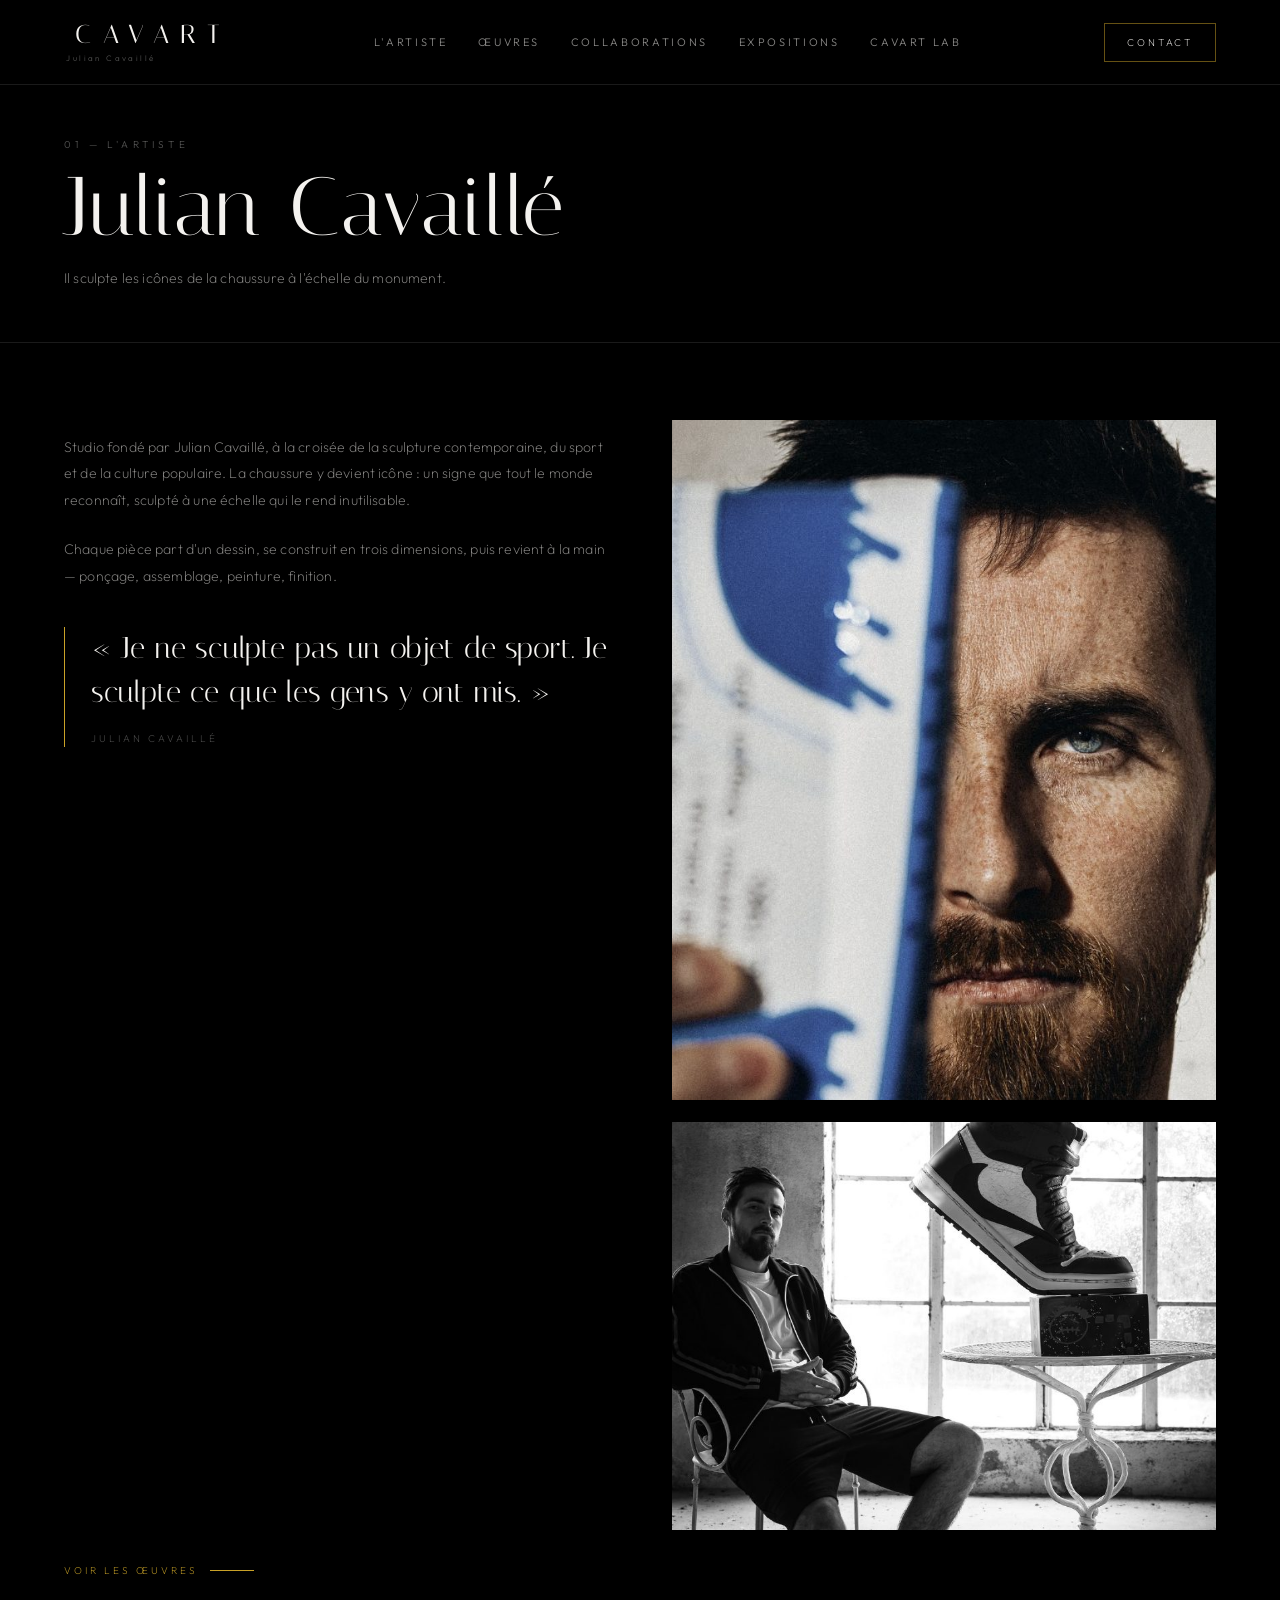
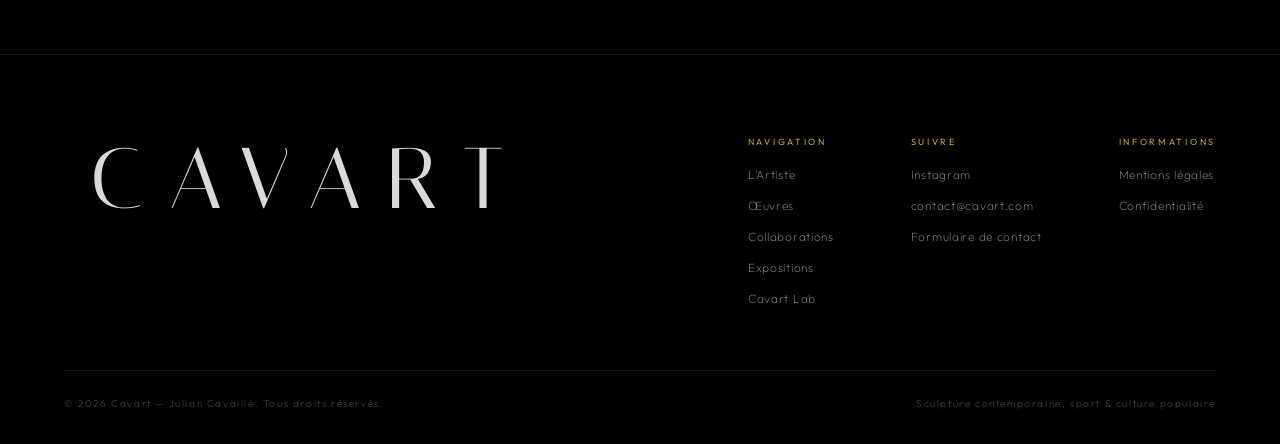
<file: artiste.html>
<!DOCTYPE html>
<html lang="fr">
<head>
<meta charset="utf-8" />
<meta name="viewport" content="width=device-width, initial-scale=1, viewport-fit=cover" />
<title>L'Artiste — Julian Cavaillé | CAVART</title>
<meta name="description" content="Julian Cavaillé, artiste fondateur de Cavart : l'origine du studio, la démarche et la fabrication 3D comme langage artistique." />
<meta name="theme-color" content="#000000" />
<link rel="canonical" href="https://www.cavart.com/artiste.html" />

<meta property="og:type" content="website" />
<meta property="og:site_name" content="CAVART" />
<meta property="og:locale" content="fr_FR" />
<meta property="og:title" content="L'Artiste — Julian Cavaillé | CAVART" />
<meta property="og:description" content="Julian Cavaillé, artiste fondateur de Cavart : l'origine du studio, la démarche et la fabrication 3D comme langage artistique." />
<meta property="og:url" content="https://www.cavart.com/artiste.html" />
<meta name="twitter:card" content="summary_large_image" />

<link rel="preconnect" href="https://fonts.googleapis.com" />
<link rel="preconnect" href="https://fonts.gstatic.com" crossorigin />
<link href="https://fonts.googleapis.com/css2?family=Italiana&family=Outfit:wght@200;300;400;500&display=swap" rel="stylesheet" />
<link rel="stylesheet" href="assets/style.css" />
<link rel="icon" href="data:image/svg+xml,%3Csvg xmlns='http://www.w3.org/2000/svg' viewBox='0 0 100 100'%3E%3Crect width='100' height='100' fill='%23000'/%3E%3Ctext x='50' y='68' font-family='Georgia,serif' font-size='58' fill='%23c9a227' text-anchor='middle'%3EC%3C/text%3E%3C/svg%3E" />
</head>

<body class="inner">

<a class="skip-link" href="#contenu">Aller au contenu</a>

<div id="grain" aria-hidden="true"></div>
<div id="grid" aria-hidden="true">
  <div class="col"><span class="dot"></span></div>
  <div class="col"><span class="dot"></span></div>
  <div class="col"><span class="dot"></span></div>
  <div class="col"><span class="dot"></span></div>
  <div class="col"><span class="dot"></span></div>
</div>

<div class="cursor" id="cursor-ring" aria-hidden="true"></div>
<div class="cursor" id="cursor-dot" aria-hidden="true"></div>

<header class="site-header" id="site-header">
  <a class="brand" href="index.html">CAVART<small>Julian Cavaillé</small></a>

  <nav class="nav" id="nav" aria-label="Navigation principale">
    <a href="artiste.html">L'Artiste</a>
    <a href="oeuvres.html">Œuvres</a>
    <a href="collaborations.html">Collaborations</a>
    <a href="expositions.html">Expositions</a>
    <a href="lab.html">Cavart Lab</a>
  </nav>

  <div class="header-actions">
    <button class="btn-contact" data-open-modal><span>Contact</span></button>
    <button class="burger" id="burger" aria-label="Ouvrir le menu" aria-expanded="false"><i></i><i></i></button>
  </div>
</header>

<main id="contenu">
  <section class="page-head">
    <span class="eyebrow">01 — L'artiste</span>
    <h1>Julian Cavaillé</h1>
    <p class="lede">Il sculpte les icônes de la chaussure à l'échelle du monument.</p>
  </section>

  <section class="section">
    <div class="grid grid-2" style="gap:clamp(28px,5vw,72px); align-items:start">

      <div class="reveal">
        <p class="lede" style="margin-bottom:22px">Studio fondé par Julian Cavaillé, à la croisée de la sculpture contemporaine, du sport et de la culture populaire. La chaussure y devient icône : un signe que tout le monde reconnaît, sculpté à une échelle qui le rend inutilisable.</p>

        <p class="lede">Chaque pièce part d'un dessin, se construit en trois dimensions, puis revient à la main — ponçage, assemblage, peinture, finition.</p>

        <blockquote style="font-family:var(--serif); font-size:clamp(20px,2.5vw,30px); line-height:1.45; color:var(--white); margin:38px 0 0; padding-left:26px; border-left:1px solid var(--gold)">
          « Je ne sculpte pas un objet de sport. Je sculpte ce que les gens y ont mis. »
          <cite style="display:block; font-family:var(--sans); font-style:normal; font-size:10px; letter-spacing:.3em; text-transform:uppercase; color:var(--faint); margin-top:18px">Julian Cavaillé</cite>
        </blockquote>

      </div>

      <div class="reveal" style="display:grid; gap:clamp(14px,2vw,22px)">
        <figure class="media" style="aspect-ratio:4/5" data-label="images/artiste/julian-portrait.jpg"><img src="images/artiste/julian-portrait.jpg" alt="Portrait de Julian Cavaillé" loading="lazy" /></figure>
        <figure class="media" style="aspect-ratio:4/3" data-label="images/artiste/julian-atelier.jpg"><img src="images/artiste/julian-atelier.jpg" alt="Julian Cavaillé dans son atelier" loading="lazy" /></figure>
      </div>

    </div>

    <a class="section-link reveal" href="oeuvres.html">Voir les œuvres</a>
  </section>
</main>

<footer class="site-footer">
  <div class="foot-top">
    <div class="foot-brand">CAVART</div>
    <div class="foot-cols">
      <div class="foot-col">
        <h4>Navigation</h4>
        <ul>
          <li><a href="artiste.html">L'Artiste</a></li>
          <li><a href="oeuvres.html">Œuvres</a></li>
          <li><a href="collaborations.html">Collaborations</a></li>
          <li><a href="expositions.html">Expositions</a></li>
          <li><a href="lab.html">Cavart Lab</a></li>
        </ul>
      </div>
      <div class="foot-col">
        <h4>Suivre</h4>
        <ul>
          <li><a href="https://www.instagram.com/cavart_artiste/" target="_blank" rel="noopener noreferrer">Instagram</a></li>
          <li><a href="mailto:contact@cavart.com">contact@cavart.com</a></li>
          <li><a href="contact.html">Formulaire de contact</a></li>
        </ul>
      </div>
      <div class="foot-col">
        <h4>Informations</h4>
        <ul>
          <li><a href="mentions-legales.html">Mentions légales</a></li>
          <li><a href="confidentialite.html">Confidentialité</a></li>
        </ul>
      </div>
    </div>
  </div>

  <div class="foot-bottom">
    <span>© <span id="year">2026</span> Cavart — Julian Cavaillé. Tous droits réservés.</span>
    <span>Sculpture contemporaine, sport &amp; culture populaire</span>
  </div>
</footer>

<div id="modal" role="dialog" aria-modal="true" aria-labelledby="modal-title" aria-hidden="true">
  <div class="modal-card">
    <button class="modal-close" id="modal-close" aria-label="Fermer">✕</button>
    <span class="eyebrow">Cavart — Studio</span>
    <h3 id="modal-title">Prendre contact</h3>
    <p class="lede" style="font-size:12.5px; margin:0 0 30px">Chaque message est lu par Julian.</p>

    <form data-contact novalidate data-endpoint="" data-mailto="contact@cavart.com">
      <div class="field">
        <label for="f-nom">Nom<span aria-hidden="true"> *</span></label>
        <input type="text" id="f-nom" name="nom" required autocomplete="name" placeholder="Votre nom" />
      </div>
      <div class="field">
        <label for="f-email">Adresse email<span aria-hidden="true"> *</span></label>
        <input type="email" id="f-email" name="email" required autocomplete="email" placeholder="vous@exemple.com" />
      </div>
      <div class="field">
        <label for="f-motif">Motif</label>
        <select id="f-motif" name="motif">
          <option value="Œuvre">Œuvre</option>
          <option value="Collaboration">Collaboration</option>
          <option value="Exposition">Exposition</option>
          <option value="Autre">Autre</option>
        </select>
      </div>
      <div class="field">
        <label for="f-tel">Téléphone (facultatif)</label>
        <input type="tel" id="f-tel" name="telephone" autocomplete="tel" placeholder="+33" />
      </div>
      <div class="field">
        <label for="f-message">Message<span aria-hidden="true"> *</span></label>
        <textarea id="f-message" name="message" required rows="4" placeholder="Votre message"></textarea>
      </div>

      <input class="hp" type="text" name="societe_web" tabindex="-1" autocomplete="off" aria-hidden="true" />

      <button type="submit" class="btn-submit">Envoyer</button>
      <p class="form-status" role="status" aria-live="polite"></p>
      <p class="consent">Les informations transmises servent uniquement à répondre à votre demande et ne font l'objet d'aucune communication à des tiers. Voir la <a href="confidentialite.html">politique de confidentialité</a>.</p>
    </form>
  </div>
</div>

<script src="assets/site.js"></script>

</body>
</html>
</file>
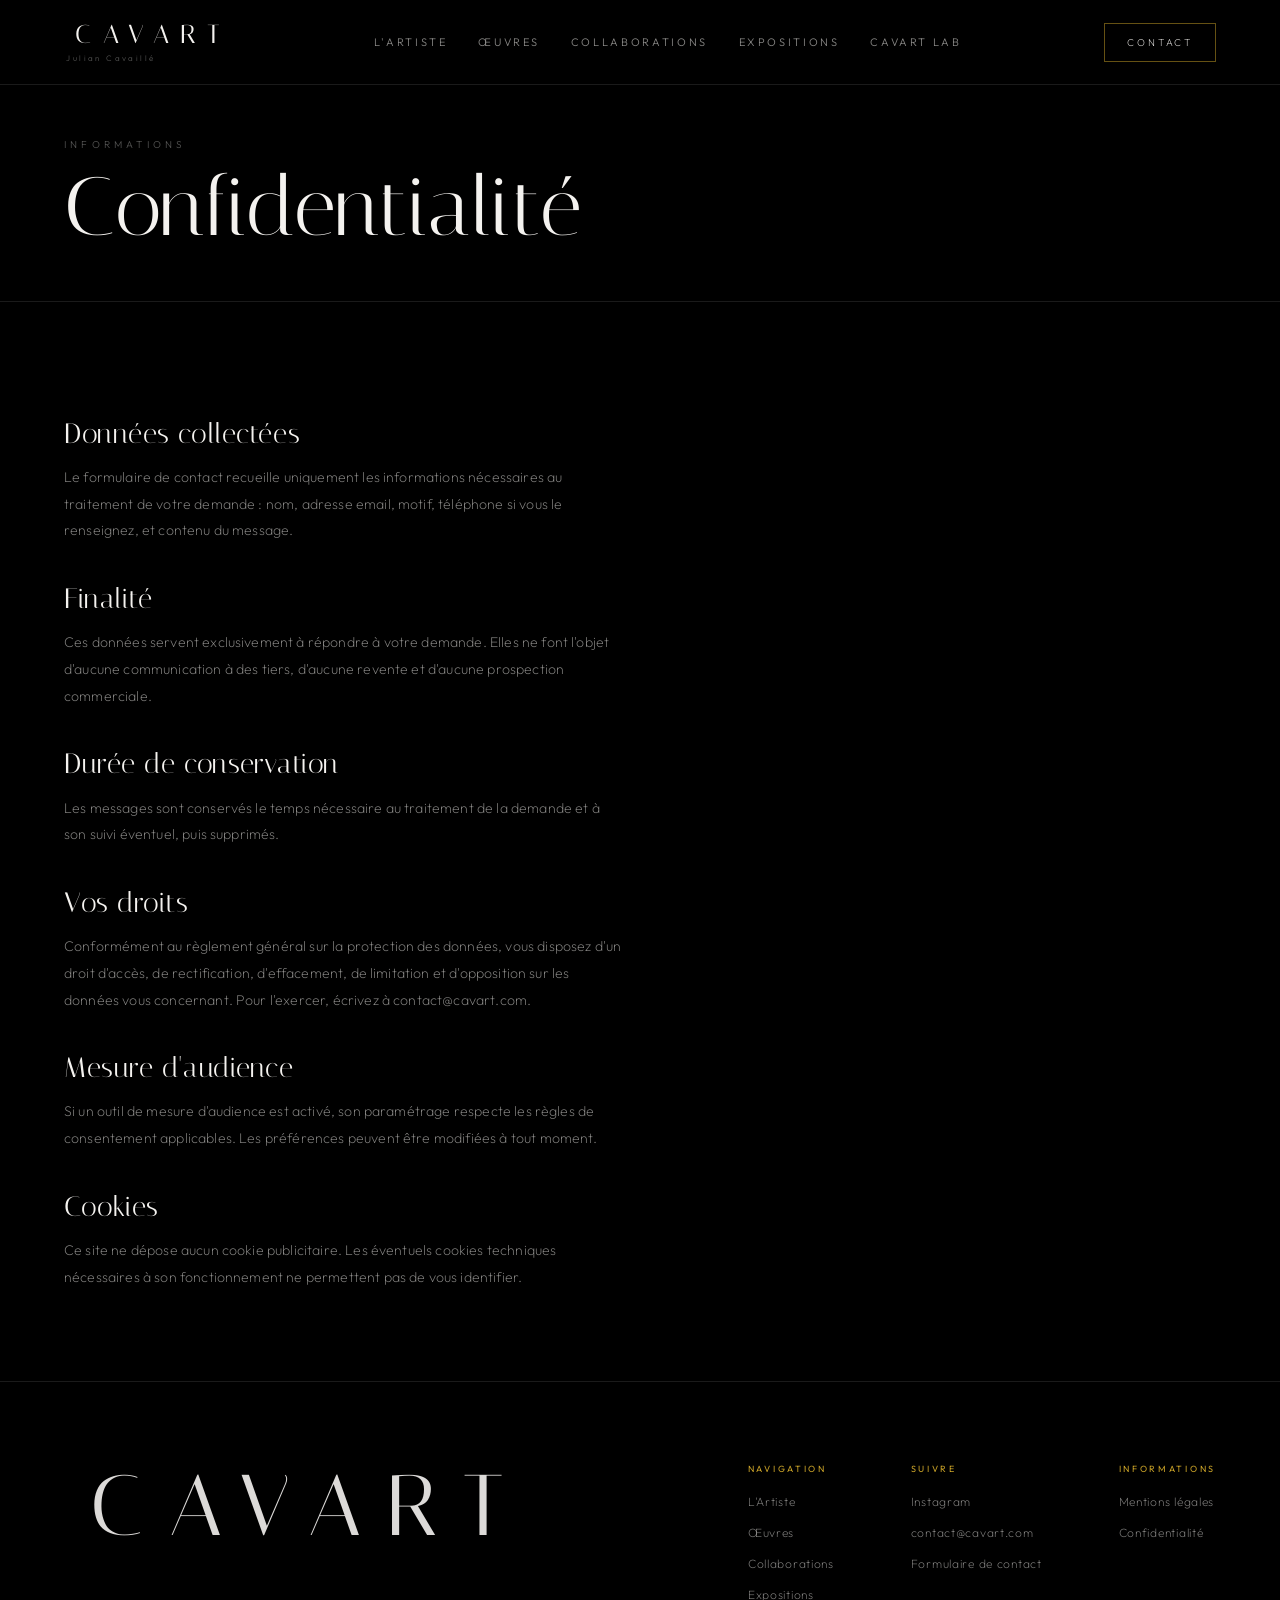
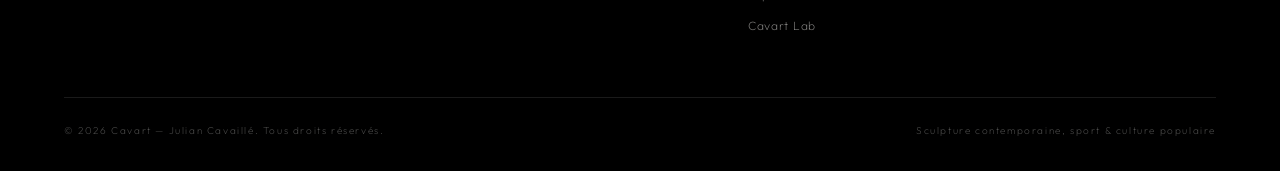
<file: confidentialite.html>
<!DOCTYPE html>
<html lang="fr">
<head>
<meta charset="utf-8" />
<meta name="viewport" content="width=device-width, initial-scale=1, viewport-fit=cover" />
<title>Politique de confidentialité | CAVART</title>
<meta name="description" content="Politique de confidentialité du site Cavart." />
<meta name="theme-color" content="#000000" />
<link rel="canonical" href="https://www.cavart.com/confidentialite.html" />

<meta property="og:type" content="website" />
<meta property="og:site_name" content="CAVART" />
<meta property="og:locale" content="fr_FR" />
<meta property="og:title" content="Politique de confidentialité | CAVART" />
<meta property="og:description" content="Politique de confidentialité du site Cavart." />
<meta property="og:url" content="https://www.cavart.com/confidentialite.html" />
<meta name="twitter:card" content="summary_large_image" />

<link rel="preconnect" href="https://fonts.googleapis.com" />
<link rel="preconnect" href="https://fonts.gstatic.com" crossorigin />
<link href="https://fonts.googleapis.com/css2?family=Italiana&family=Outfit:wght@200;300;400;500&display=swap" rel="stylesheet" />
<link rel="stylesheet" href="assets/style.css" />
<link rel="icon" href="data:image/svg+xml,%3Csvg xmlns='http://www.w3.org/2000/svg' viewBox='0 0 100 100'%3E%3Crect width='100' height='100' fill='%23000'/%3E%3Ctext x='50' y='68' font-family='Georgia,serif' font-size='58' fill='%23c9a227' text-anchor='middle'%3EC%3C/text%3E%3C/svg%3E" />
</head>

<body class="inner">

<a class="skip-link" href="#contenu">Aller au contenu</a>

<div id="grain" aria-hidden="true"></div>
<div id="grid" aria-hidden="true">
  <div class="col"><span class="dot"></span></div>
  <div class="col"><span class="dot"></span></div>
  <div class="col"><span class="dot"></span></div>
  <div class="col"><span class="dot"></span></div>
  <div class="col"><span class="dot"></span></div>
</div>

<div class="cursor" id="cursor-ring" aria-hidden="true"></div>
<div class="cursor" id="cursor-dot" aria-hidden="true"></div>

<header class="site-header" id="site-header">
  <a class="brand" href="index.html">CAVART<small>Julian Cavaillé</small></a>

  <nav class="nav" id="nav" aria-label="Navigation principale">
    <a href="artiste.html">L'Artiste</a>
    <a href="oeuvres.html">Œuvres</a>
    <a href="collaborations.html">Collaborations</a>
    <a href="expositions.html">Expositions</a>
    <a href="lab.html">Cavart Lab</a>
  </nav>

  <div class="header-actions">
    <button class="btn-contact" data-open-modal><span>Contact</span></button>
    <button class="burger" id="burger" aria-label="Ouvrir le menu" aria-expanded="false"><i></i><i></i></button>
  </div>
</header>

<main id="contenu">
  <section class="page-head">
    <span class="eyebrow">Informations</span>
    <h1>Confidentialité</h1>
    <p class="lede"></p>
  </section>

  <section class="section">
    <div style="max-width:74ch">
      <h2 style="font-size:clamp(20px,2.4vw,28px); margin:38px 0 14px">Données collectées</h2>
      <p class="lede">Le formulaire de contact recueille uniquement les informations nécessaires au traitement de votre demande : nom, adresse email, motif, téléphone si vous le renseignez, et contenu du message.</p>
      <h2 style="font-size:clamp(20px,2.4vw,28px); margin:38px 0 14px">Finalité</h2>
      <p class="lede">Ces données servent exclusivement à répondre à votre demande. Elles ne font l'objet d'aucune communication à des tiers, d'aucune revente et d'aucune prospection commerciale.</p>
      <h2 style="font-size:clamp(20px,2.4vw,28px); margin:38px 0 14px">Durée de conservation</h2>
      <p class="lede">Les messages sont conservés le temps nécessaire au traitement de la demande et à son suivi éventuel, puis supprimés.</p>
      <h2 style="font-size:clamp(20px,2.4vw,28px); margin:38px 0 14px">Vos droits</h2>
      <p class="lede">Conformément au règlement général sur la protection des données, vous disposez d'un droit d'accès, de rectification, d'effacement, de limitation et d'opposition sur les données vous concernant. Pour l'exercer, écrivez à contact@cavart.com.</p>
      <h2 style="font-size:clamp(20px,2.4vw,28px); margin:38px 0 14px">Mesure d'audience</h2>
      <p class="lede">Si un outil de mesure d'audience est activé, son paramétrage respecte les règles de consentement applicables. Les préférences peuvent être modifiées à tout moment.</p>
      <h2 style="font-size:clamp(20px,2.4vw,28px); margin:38px 0 14px">Cookies</h2>
      <p class="lede">Ce site ne dépose aucun cookie publicitaire. Les éventuels cookies techniques nécessaires à son fonctionnement ne permettent pas de vous identifier.</p>
    </div>
  </section>
</main>

<footer class="site-footer">
  <div class="foot-top">
    <div class="foot-brand">CAVART</div>
    <div class="foot-cols">
      <div class="foot-col">
        <h4>Navigation</h4>
        <ul>
          <li><a href="artiste.html">L'Artiste</a></li>
          <li><a href="oeuvres.html">Œuvres</a></li>
          <li><a href="collaborations.html">Collaborations</a></li>
          <li><a href="expositions.html">Expositions</a></li>
          <li><a href="lab.html">Cavart Lab</a></li>
        </ul>
      </div>
      <div class="foot-col">
        <h4>Suivre</h4>
        <ul>
          <li><a href="https://www.instagram.com/cavart_artiste/" target="_blank" rel="noopener noreferrer">Instagram</a></li>
          <li><a href="mailto:contact@cavart.com">contact@cavart.com</a></li>
          <li><a href="contact.html">Formulaire de contact</a></li>
        </ul>
      </div>
      <div class="foot-col">
        <h4>Informations</h4>
        <ul>
          <li><a href="mentions-legales.html">Mentions légales</a></li>
          <li><a href="confidentialite.html">Confidentialité</a></li>
        </ul>
      </div>
    </div>
  </div>

  <div class="foot-bottom">
    <span>© <span id="year">2026</span> Cavart — Julian Cavaillé. Tous droits réservés.</span>
    <span>Sculpture contemporaine, sport &amp; culture populaire</span>
  </div>
</footer>

<div id="modal" role="dialog" aria-modal="true" aria-labelledby="modal-title" aria-hidden="true">
  <div class="modal-card">
    <button class="modal-close" id="modal-close" aria-label="Fermer">✕</button>
    <span class="eyebrow">Cavart — Studio</span>
    <h3 id="modal-title">Prendre contact</h3>
    <p class="lede" style="font-size:12.5px; margin:0 0 30px">Chaque message est lu par Julian.</p>

    <form data-contact novalidate data-endpoint="" data-mailto="contact@cavart.com">
      <div class="field">
        <label for="f-nom">Nom<span aria-hidden="true"> *</span></label>
        <input type="text" id="f-nom" name="nom" required autocomplete="name" placeholder="Votre nom" />
      </div>
      <div class="field">
        <label for="f-email">Adresse email<span aria-hidden="true"> *</span></label>
        <input type="email" id="f-email" name="email" required autocomplete="email" placeholder="vous@exemple.com" />
      </div>
      <div class="field">
        <label for="f-motif">Motif</label>
        <select id="f-motif" name="motif">
          <option value="Œuvre">Œuvre</option>
          <option value="Collaboration">Collaboration</option>
          <option value="Exposition">Exposition</option>
          <option value="Autre">Autre</option>
        </select>
      </div>
      <div class="field">
        <label for="f-tel">Téléphone (facultatif)</label>
        <input type="tel" id="f-tel" name="telephone" autocomplete="tel" placeholder="+33" />
      </div>
      <div class="field">
        <label for="f-message">Message<span aria-hidden="true"> *</span></label>
        <textarea id="f-message" name="message" required rows="4" placeholder="Votre message"></textarea>
      </div>

      <input class="hp" type="text" name="societe_web" tabindex="-1" autocomplete="off" aria-hidden="true" />

      <button type="submit" class="btn-submit">Envoyer</button>
      <p class="form-status" role="status" aria-live="polite"></p>
      <p class="consent">Les informations transmises servent uniquement à répondre à votre demande et ne font l'objet d'aucune communication à des tiers. Voir la <a href="confidentialite.html">politique de confidentialité</a>.</p>
    </form>
  </div>
</div>

<script src="assets/site.js"></script>

</body>
</html>
</file>
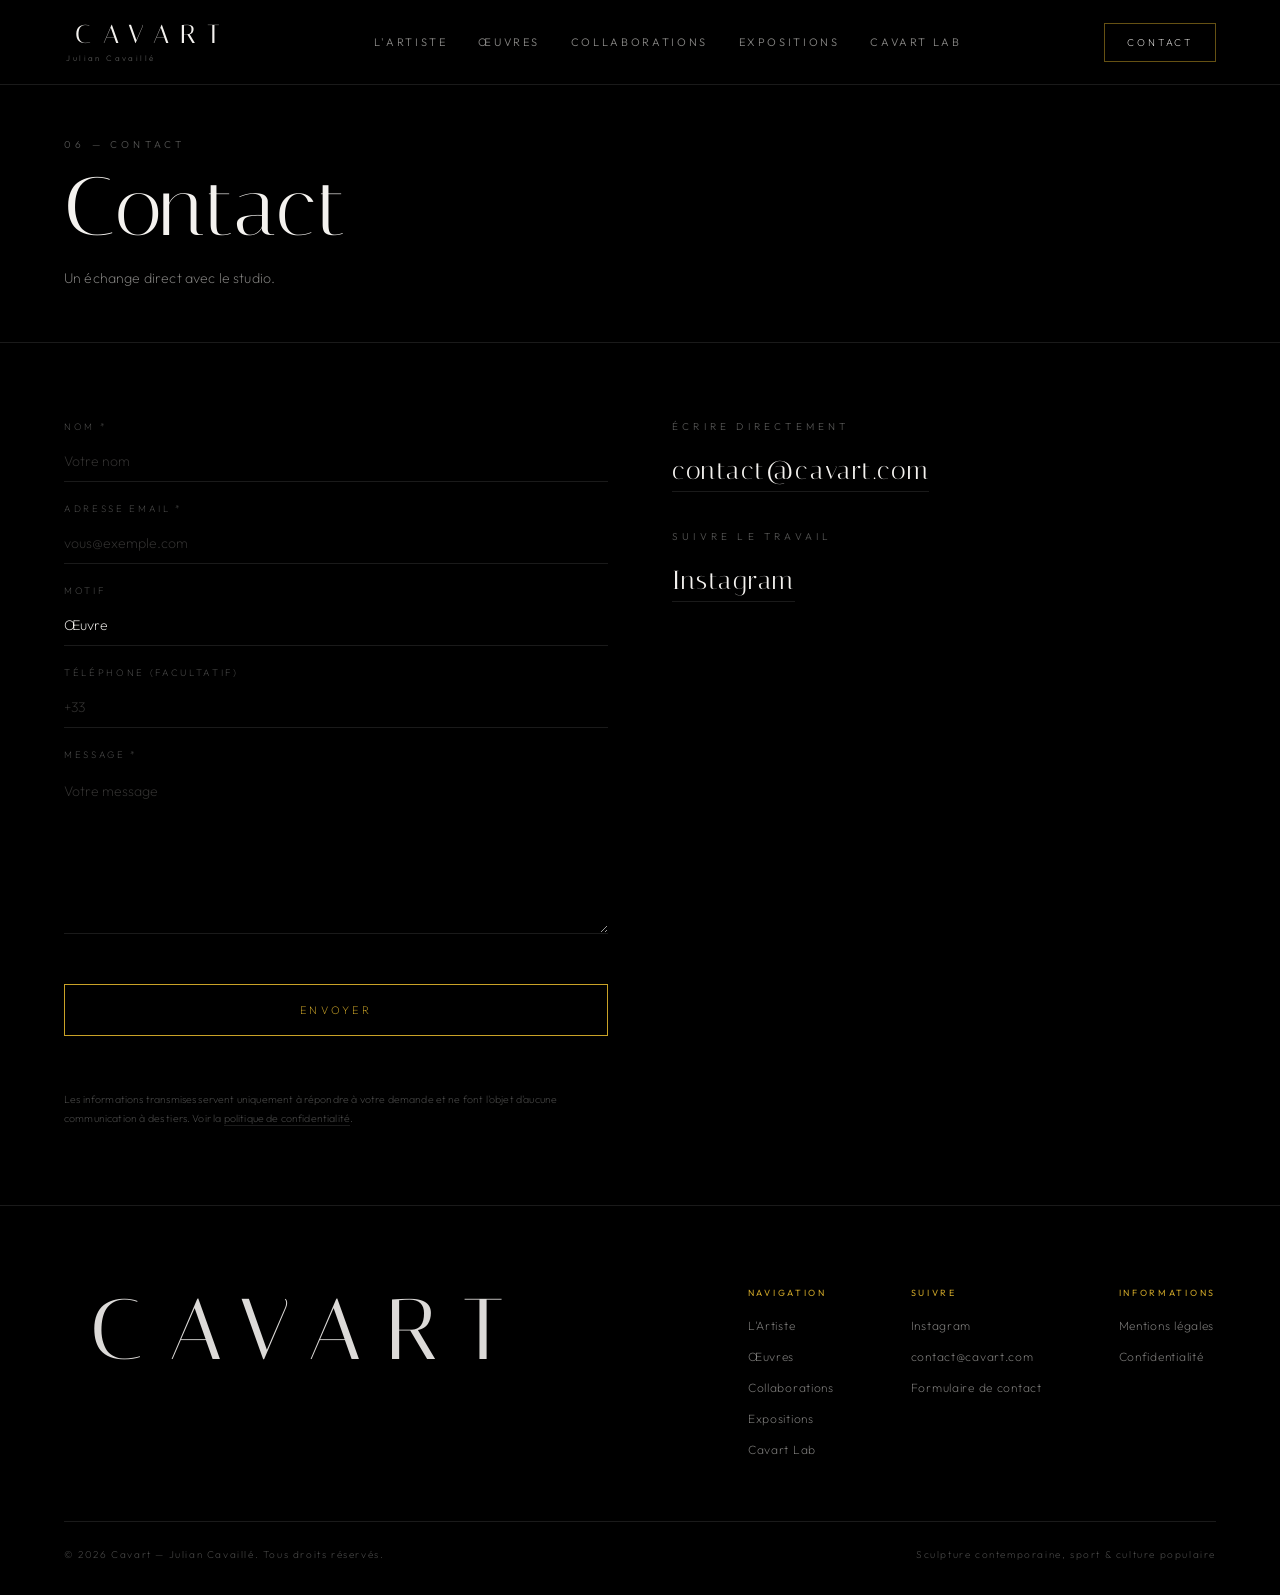
<file: contact.html>
<!DOCTYPE html>
<html lang="fr">
<head>
<meta charset="utf-8" />
<meta name="viewport" content="width=device-width, initial-scale=1, viewport-fit=cover" />
<title>Contact | CAVART — Julian Cavaillé</title>
<meta name="description" content="Contacter le studio Cavart : œuvre, collaboration, exposition. Un échange direct et discret avec Julian Cavaillé." />
<meta name="theme-color" content="#000000" />
<link rel="canonical" href="https://www.cavart.com/contact.html" />

<meta property="og:type" content="website" />
<meta property="og:site_name" content="CAVART" />
<meta property="og:locale" content="fr_FR" />
<meta property="og:title" content="Contact | CAVART — Julian Cavaillé" />
<meta property="og:description" content="Contacter le studio Cavart : œuvre, collaboration, exposition. Un échange direct et discret avec Julian Cavaillé." />
<meta property="og:url" content="https://www.cavart.com/contact.html" />
<meta name="twitter:card" content="summary_large_image" />

<link rel="preconnect" href="https://fonts.googleapis.com" />
<link rel="preconnect" href="https://fonts.gstatic.com" crossorigin />
<link href="https://fonts.googleapis.com/css2?family=Italiana&family=Outfit:wght@200;300;400;500&display=swap" rel="stylesheet" />
<link rel="stylesheet" href="assets/style.css" />
<link rel="icon" href="data:image/svg+xml,%3Csvg xmlns='http://www.w3.org/2000/svg' viewBox='0 0 100 100'%3E%3Crect width='100' height='100' fill='%23000'/%3E%3Ctext x='50' y='68' font-family='Georgia,serif' font-size='58' fill='%23c9a227' text-anchor='middle'%3EC%3C/text%3E%3C/svg%3E" />
</head>

<body class="inner">

<a class="skip-link" href="#contenu">Aller au contenu</a>

<div id="grain" aria-hidden="true"></div>
<div id="grid" aria-hidden="true">
  <div class="col"><span class="dot"></span></div>
  <div class="col"><span class="dot"></span></div>
  <div class="col"><span class="dot"></span></div>
  <div class="col"><span class="dot"></span></div>
  <div class="col"><span class="dot"></span></div>
</div>

<div class="cursor" id="cursor-ring" aria-hidden="true"></div>
<div class="cursor" id="cursor-dot" aria-hidden="true"></div>

<header class="site-header" id="site-header">
  <a class="brand" href="index.html">CAVART<small>Julian Cavaillé</small></a>

  <nav class="nav" id="nav" aria-label="Navigation principale">
    <a href="artiste.html">L'Artiste</a>
    <a href="oeuvres.html">Œuvres</a>
    <a href="collaborations.html">Collaborations</a>
    <a href="expositions.html">Expositions</a>
    <a href="lab.html">Cavart Lab</a>
  </nav>

  <div class="header-actions">
    <button class="btn-contact" data-open-modal><span>Contact</span></button>
    <button class="burger" id="burger" aria-label="Ouvrir le menu" aria-expanded="false"><i></i><i></i></button>
  </div>
</header>

<main id="contenu">
  <section class="page-head">
    <span class="eyebrow">06 — Contact</span>
    <h1>Contact</h1>
    <p class="lede">Un échange direct avec le studio.</p>
  </section>

  <section class="section">
    <div class="grid grid-2" style="gap:clamp(28px,5vw,72px); align-items:start">

      <div class="reveal">
        <form data-contact novalidate data-endpoint="" data-mailto="contact@cavart.com">
          <div class="field">
            <label for="p-nom">Nom<span aria-hidden="true"> *</span></label>
            <input type="text" id="p-nom" name="nom" required autocomplete="name" placeholder="Votre nom" />
          </div>
          <div class="field">
            <label for="p-email">Adresse email<span aria-hidden="true"> *</span></label>
            <input type="email" id="p-email" name="email" required autocomplete="email" placeholder="vous@exemple.com" />
          </div>
          <div class="field">
            <label for="p-motif">Motif</label>
            <select id="p-motif" name="motif">
              <option value="Œuvre">Œuvre</option>
              <option value="Collaboration">Collaboration</option>
              <option value="Exposition">Exposition</option>
              <option value="Autre">Autre</option>
            </select>
          </div>
          <div class="field">
            <label for="p-tel">Téléphone (facultatif)</label>
            <input type="tel" id="p-tel" name="telephone" autocomplete="tel" placeholder="+33" />
          </div>
          <div class="field">
            <label for="p-message">Message<span aria-hidden="true"> *</span></label>
            <textarea id="p-message" name="message" required rows="6" placeholder="Votre message"></textarea>
          </div>

          <input class="hp" type="text" name="societe_web" tabindex="-1" autocomplete="off" aria-hidden="true" />

          <button type="submit" class="btn-submit">Envoyer</button>
          <p class="form-status" role="status" aria-live="polite"></p>
          <p class="consent">Les informations transmises servent uniquement à répondre à votre demande et ne font l'objet d'aucune communication à des tiers. Voir la <a href="confidentialite.html">politique de confidentialité</a>.</p>
        </form>
      </div>

      <div class="reveal">
        <span class="eyebrow">Écrire directement</span>
        <p style="margin:22px 0 0"><a class="mail-link" href="mailto:contact@cavart.com">contact@cavart.com</a></p>

        <div style="margin-top:44px">
          <span class="eyebrow">Suivre le travail</span>
          <p style="margin:22px 0 0"><a class="mail-link" href="https://www.instagram.com/cavart_artiste/" target="_blank" rel="noopener noreferrer">Instagram</a></p>
        </div>

      </div>

    </div>
  </section>

</main>

<footer class="site-footer">
  <div class="foot-top">
    <div class="foot-brand">CAVART</div>
    <div class="foot-cols">
      <div class="foot-col">
        <h4>Navigation</h4>
        <ul>
          <li><a href="artiste.html">L'Artiste</a></li>
          <li><a href="oeuvres.html">Œuvres</a></li>
          <li><a href="collaborations.html">Collaborations</a></li>
          <li><a href="expositions.html">Expositions</a></li>
          <li><a href="lab.html">Cavart Lab</a></li>
        </ul>
      </div>
      <div class="foot-col">
        <h4>Suivre</h4>
        <ul>
          <li><a href="https://www.instagram.com/cavart_artiste/" target="_blank" rel="noopener noreferrer">Instagram</a></li>
          <li><a href="mailto:contact@cavart.com">contact@cavart.com</a></li>
          <li><a href="contact.html">Formulaire de contact</a></li>
        </ul>
      </div>
      <div class="foot-col">
        <h4>Informations</h4>
        <ul>
          <li><a href="mentions-legales.html">Mentions légales</a></li>
          <li><a href="confidentialite.html">Confidentialité</a></li>
        </ul>
      </div>
    </div>
  </div>

  <div class="foot-bottom">
    <span>© <span id="year">2026</span> Cavart — Julian Cavaillé. Tous droits réservés.</span>
    <span>Sculpture contemporaine, sport &amp; culture populaire</span>
  </div>
</footer>

<div id="modal" role="dialog" aria-modal="true" aria-labelledby="modal-title" aria-hidden="true">
  <div class="modal-card">
    <button class="modal-close" id="modal-close" aria-label="Fermer">✕</button>
    <span class="eyebrow">Cavart — Studio</span>
    <h3 id="modal-title">Prendre contact</h3>
    <p class="lede" style="font-size:12.5px; margin:0 0 30px">Chaque message est lu par Julian.</p>

    <form data-contact novalidate data-endpoint="" data-mailto="contact@cavart.com">
      <div class="field">
        <label for="f-nom">Nom<span aria-hidden="true"> *</span></label>
        <input type="text" id="f-nom" name="nom" required autocomplete="name" placeholder="Votre nom" />
      </div>
      <div class="field">
        <label for="f-email">Adresse email<span aria-hidden="true"> *</span></label>
        <input type="email" id="f-email" name="email" required autocomplete="email" placeholder="vous@exemple.com" />
      </div>
      <div class="field">
        <label for="f-motif">Motif</label>
        <select id="f-motif" name="motif">
          <option value="Œuvre">Œuvre</option>
          <option value="Collaboration">Collaboration</option>
          <option value="Exposition">Exposition</option>
          <option value="Autre">Autre</option>
        </select>
      </div>
      <div class="field">
        <label for="f-tel">Téléphone (facultatif)</label>
        <input type="tel" id="f-tel" name="telephone" autocomplete="tel" placeholder="+33" />
      </div>
      <div class="field">
        <label for="f-message">Message<span aria-hidden="true"> *</span></label>
        <textarea id="f-message" name="message" required rows="4" placeholder="Votre message"></textarea>
      </div>

      <input class="hp" type="text" name="societe_web" tabindex="-1" autocomplete="off" aria-hidden="true" />

      <button type="submit" class="btn-submit">Envoyer</button>
      <p class="form-status" role="status" aria-live="polite"></p>
      <p class="consent">Les informations transmises servent uniquement à répondre à votre demande et ne font l'objet d'aucune communication à des tiers. Voir la <a href="confidentialite.html">politique de confidentialité</a>.</p>
    </form>
  </div>
</div>

<script src="assets/site.js"></script>

</body>
</html>
</file>
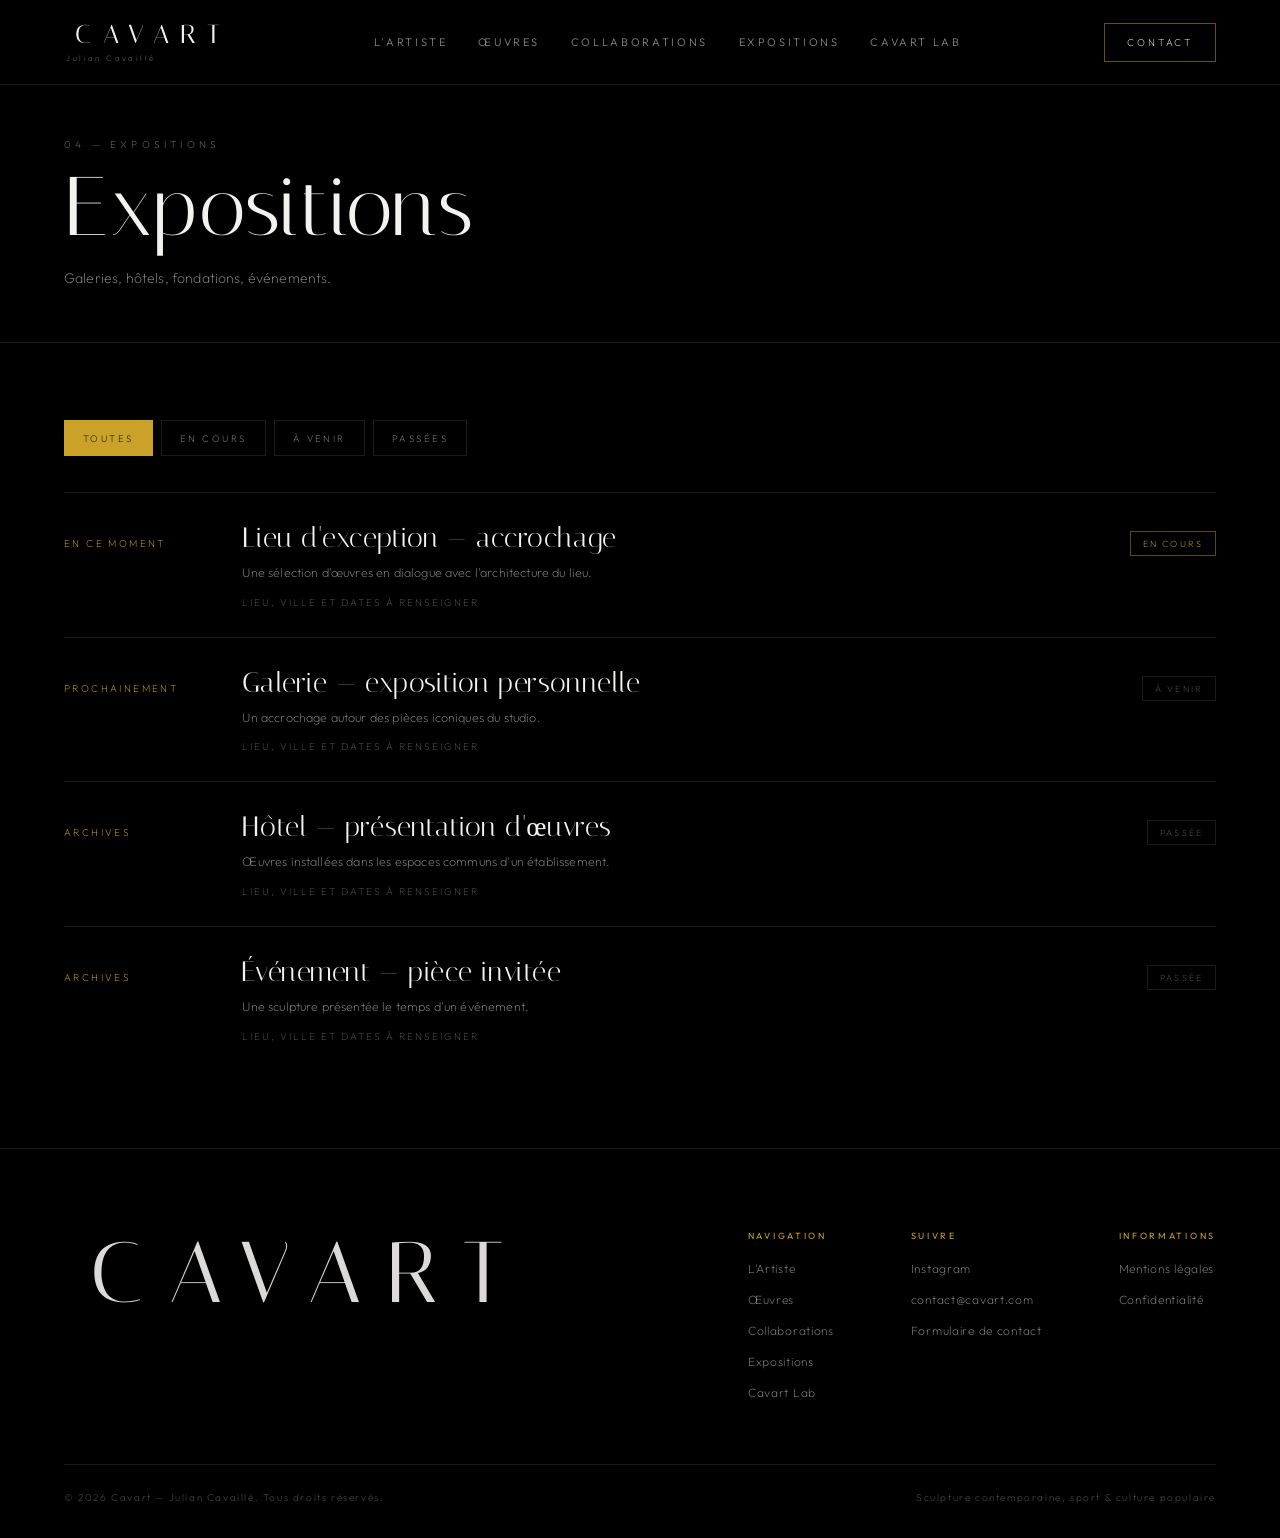
<file: expositions.html>
<!DOCTYPE html>
<html lang="fr">
<head>
<meta charset="utf-8" />
<meta name="viewport" content="width=device-width, initial-scale=1, viewport-fit=cover" />
<title>Expositions | CAVART — Julian Cavaillé</title>
<meta name="description" content="Expositions en cours, à venir et passées de Cavart : galeries, hôtels, fondations, événements et lieux d'exception." />
<meta name="theme-color" content="#000000" />
<link rel="canonical" href="https://www.cavart.com/expositions.html" />

<meta property="og:type" content="website" />
<meta property="og:site_name" content="CAVART" />
<meta property="og:locale" content="fr_FR" />
<meta property="og:title" content="Expositions | CAVART — Julian Cavaillé" />
<meta property="og:description" content="Expositions en cours, à venir et passées de Cavart : galeries, hôtels, fondations, événements et lieux d'exception." />
<meta property="og:url" content="https://www.cavart.com/expositions.html" />
<meta name="twitter:card" content="summary_large_image" />

<link rel="preconnect" href="https://fonts.googleapis.com" />
<link rel="preconnect" href="https://fonts.gstatic.com" crossorigin />
<link href="https://fonts.googleapis.com/css2?family=Italiana&family=Outfit:wght@200;300;400;500&display=swap" rel="stylesheet" />
<link rel="stylesheet" href="assets/style.css" />
<style>
  .expo-filters{ display:flex; gap:8px; flex-wrap:wrap; margin-bottom:36px; }
  .expo-filters button{
    background:none; border:1px solid var(--line); color:var(--mute);
    font-size:9.5px; letter-spacing:.26em; text-transform:uppercase;
    padding:11px 18px; cursor:pointer;
    transition:color .4s var(--ease), border-color .4s var(--ease);
  }
  .expo-filters button:hover{ color:var(--white); }
  .expo-filters button.is-on{ color:#0a0a0a; background:var(--gold); border-color:var(--gold); }
  .expo{
    display:grid; grid-template-columns:140px minmax(0,1fr) auto;
    gap:clamp(16px,3vw,44px); align-items:baseline;
    padding:28px 0; border-top:1px solid var(--line);
  }
  .expo[hidden]{ display:none; }
  .expo .when{ font-size:10px; letter-spacing:.24em; text-transform:uppercase; color:var(--gold); }
  .expo h3{ font-size:clamp(20px,2.2vw,28px); margin:0 0 8px; }
  .expo p{ margin:0; font-size:12.5px; line-height:1.75; color:var(--mute); max-width:58ch; }
  .expo .lieu{ display:block; margin-top:12px; font-size:10px; letter-spacing:.2em; text-transform:uppercase; color:var(--faint); }
  .expo .statut{
    font-size:9px; letter-spacing:.24em; text-transform:uppercase;
    color:var(--faint); border:1px solid var(--line); padding:6px 12px; white-space:nowrap;
  }
  @media (max-width:768px){
    .expo{ grid-template-columns:1fr; gap:10px; padding:22px 0; }
    .expo .statut{ justify-self:start; }
  }
</style>
<link rel="icon" href="data:image/svg+xml,%3Csvg xmlns='http://www.w3.org/2000/svg' viewBox='0 0 100 100'%3E%3Crect width='100' height='100' fill='%23000'/%3E%3Ctext x='50' y='68' font-family='Georgia,serif' font-size='58' fill='%23c9a227' text-anchor='middle'%3EC%3C/text%3E%3C/svg%3E" />
</head>

<body class="inner">

<a class="skip-link" href="#contenu">Aller au contenu</a>

<div id="grain" aria-hidden="true"></div>
<div id="grid" aria-hidden="true">
  <div class="col"><span class="dot"></span></div>
  <div class="col"><span class="dot"></span></div>
  <div class="col"><span class="dot"></span></div>
  <div class="col"><span class="dot"></span></div>
  <div class="col"><span class="dot"></span></div>
</div>

<div class="cursor" id="cursor-ring" aria-hidden="true"></div>
<div class="cursor" id="cursor-dot" aria-hidden="true"></div>

<header class="site-header" id="site-header">
  <a class="brand" href="index.html">CAVART<small>Julian Cavaillé</small></a>

  <nav class="nav" id="nav" aria-label="Navigation principale">
    <a href="artiste.html">L'Artiste</a>
    <a href="oeuvres.html">Œuvres</a>
    <a href="collaborations.html">Collaborations</a>
    <a href="expositions.html">Expositions</a>
    <a href="lab.html">Cavart Lab</a>
  </nav>

  <div class="header-actions">
    <button class="btn-contact" data-open-modal><span>Contact</span></button>
    <button class="burger" id="burger" aria-label="Ouvrir le menu" aria-expanded="false"><i></i><i></i></button>
  </div>
</header>

<main id="contenu">
  <section class="page-head">
    <span class="eyebrow">04 — Expositions</span>
    <h1>Expositions</h1>
    <p class="lede">Galeries, hôtels, fondations, événements.</p>
  </section>

  <section class="section">
    <div class="expo-filters reveal" role="group" aria-label="Filtrer les expositions">
      <button class="is-on" data-filter="all">Toutes</button>
      <button data-filter="now">En cours</button>
      <button data-filter="next">À venir</button>
      <button data-filter="past">Passées</button>
    </div>

    <div id="expo-list">
      <!-- EXPOSITION — dupliquez ce bloc. data-state : now, next ou past -->
      <article class="expo reveal" data-state="now">
        <span class="when">En ce moment</span>
        <div>
          <h3>Lieu d'exception — accrochage</h3>
          <p>Une sélection d'œuvres en dialogue avec l'architecture du lieu.</p>
          <span class="lieu">Lieu, ville et dates à renseigner</span>
        </div>
        <span class="statut" style="color:var(--gold); border-color:rgba(201,162,39,.45)">En cours</span>
      </article>
      <!-- EXPOSITION — dupliquez ce bloc. data-state : now, next ou past -->
      <article class="expo reveal" data-state="next">
        <span class="when">Prochainement</span>
        <div>
          <h3>Galerie — exposition personnelle</h3>
          <p>Un accrochage autour des pièces iconiques du studio.</p>
          <span class="lieu">Lieu, ville et dates à renseigner</span>
        </div>
        <span class="statut">À venir</span>
      </article>
      <!-- EXPOSITION — dupliquez ce bloc. data-state : now, next ou past -->
      <article class="expo reveal" data-state="past">
        <span class="when">Archives</span>
        <div>
          <h3>Hôtel — présentation d'œuvres</h3>
          <p>Œuvres installées dans les espaces communs d'un établissement.</p>
          <span class="lieu">Lieu, ville et dates à renseigner</span>
        </div>
        <span class="statut">Passée</span>
      </article>
      <!-- EXPOSITION — dupliquez ce bloc. data-state : now, next ou past -->
      <article class="expo reveal" data-state="past">
        <span class="when">Archives</span>
        <div>
          <h3>Événement — pièce invitée</h3>
          <p>Une sculpture présentée le temps d'un événement.</p>
          <span class="lieu">Lieu, ville et dates à renseigner</span>
        </div>
        <span class="statut">Passée</span>
      </article>
    </div>
  </section>

<script>
  (function(){
    var buttons = document.querySelectorAll('.expo-filters button');
    var expos = document.querySelectorAll('#expo-list .expo');
    for (var i = 0; i < buttons.length; i++){
      buttons[i].addEventListener('click', function(){
        for (var b = 0; b < buttons.length; b++) buttons[b].classList.remove('is-on');
        this.classList.add('is-on');
        var f = this.getAttribute('data-filter');
        for (var e = 0; e < expos.length; e++){
          var show = (f === 'all') || (expos[e].getAttribute('data-state') === f);
          expos[e].hidden = !show;
          if (show) expos[e].classList.add('is-in');
        }
      });
    }
  })();
</script>
</main>

<footer class="site-footer">
  <div class="foot-top">
    <div class="foot-brand">CAVART</div>
    <div class="foot-cols">
      <div class="foot-col">
        <h4>Navigation</h4>
        <ul>
          <li><a href="artiste.html">L'Artiste</a></li>
          <li><a href="oeuvres.html">Œuvres</a></li>
          <li><a href="collaborations.html">Collaborations</a></li>
          <li><a href="expositions.html">Expositions</a></li>
          <li><a href="lab.html">Cavart Lab</a></li>
        </ul>
      </div>
      <div class="foot-col">
        <h4>Suivre</h4>
        <ul>
          <li><a href="https://www.instagram.com/cavart_artiste/" target="_blank" rel="noopener noreferrer">Instagram</a></li>
          <li><a href="mailto:contact@cavart.com">contact@cavart.com</a></li>
          <li><a href="contact.html">Formulaire de contact</a></li>
        </ul>
      </div>
      <div class="foot-col">
        <h4>Informations</h4>
        <ul>
          <li><a href="mentions-legales.html">Mentions légales</a></li>
          <li><a href="confidentialite.html">Confidentialité</a></li>
        </ul>
      </div>
    </div>
  </div>

  <div class="foot-bottom">
    <span>© <span id="year">2026</span> Cavart — Julian Cavaillé. Tous droits réservés.</span>
    <span>Sculpture contemporaine, sport &amp; culture populaire</span>
  </div>
</footer>

<div id="modal" role="dialog" aria-modal="true" aria-labelledby="modal-title" aria-hidden="true">
  <div class="modal-card">
    <button class="modal-close" id="modal-close" aria-label="Fermer">✕</button>
    <span class="eyebrow">Cavart — Studio</span>
    <h3 id="modal-title">Prendre contact</h3>
    <p class="lede" style="font-size:12.5px; margin:0 0 30px">Chaque message est lu par Julian.</p>

    <form data-contact novalidate data-endpoint="" data-mailto="contact@cavart.com">
      <div class="field">
        <label for="f-nom">Nom<span aria-hidden="true"> *</span></label>
        <input type="text" id="f-nom" name="nom" required autocomplete="name" placeholder="Votre nom" />
      </div>
      <div class="field">
        <label for="f-email">Adresse email<span aria-hidden="true"> *</span></label>
        <input type="email" id="f-email" name="email" required autocomplete="email" placeholder="vous@exemple.com" />
      </div>
      <div class="field">
        <label for="f-motif">Motif</label>
        <select id="f-motif" name="motif">
          <option value="Œuvre">Œuvre</option>
          <option value="Collaboration">Collaboration</option>
          <option value="Exposition">Exposition</option>
          <option value="Autre">Autre</option>
        </select>
      </div>
      <div class="field">
        <label for="f-tel">Téléphone (facultatif)</label>
        <input type="tel" id="f-tel" name="telephone" autocomplete="tel" placeholder="+33" />
      </div>
      <div class="field">
        <label for="f-message">Message<span aria-hidden="true"> *</span></label>
        <textarea id="f-message" name="message" required rows="4" placeholder="Votre message"></textarea>
      </div>

      <input class="hp" type="text" name="societe_web" tabindex="-1" autocomplete="off" aria-hidden="true" />

      <button type="submit" class="btn-submit">Envoyer</button>
      <p class="form-status" role="status" aria-live="polite"></p>
      <p class="consent">Les informations transmises servent uniquement à répondre à votre demande et ne font l'objet d'aucune communication à des tiers. Voir la <a href="confidentialite.html">politique de confidentialité</a>.</p>
    </form>
  </div>
</div>

<script src="assets/site.js"></script>

</body>
</html>
</file>
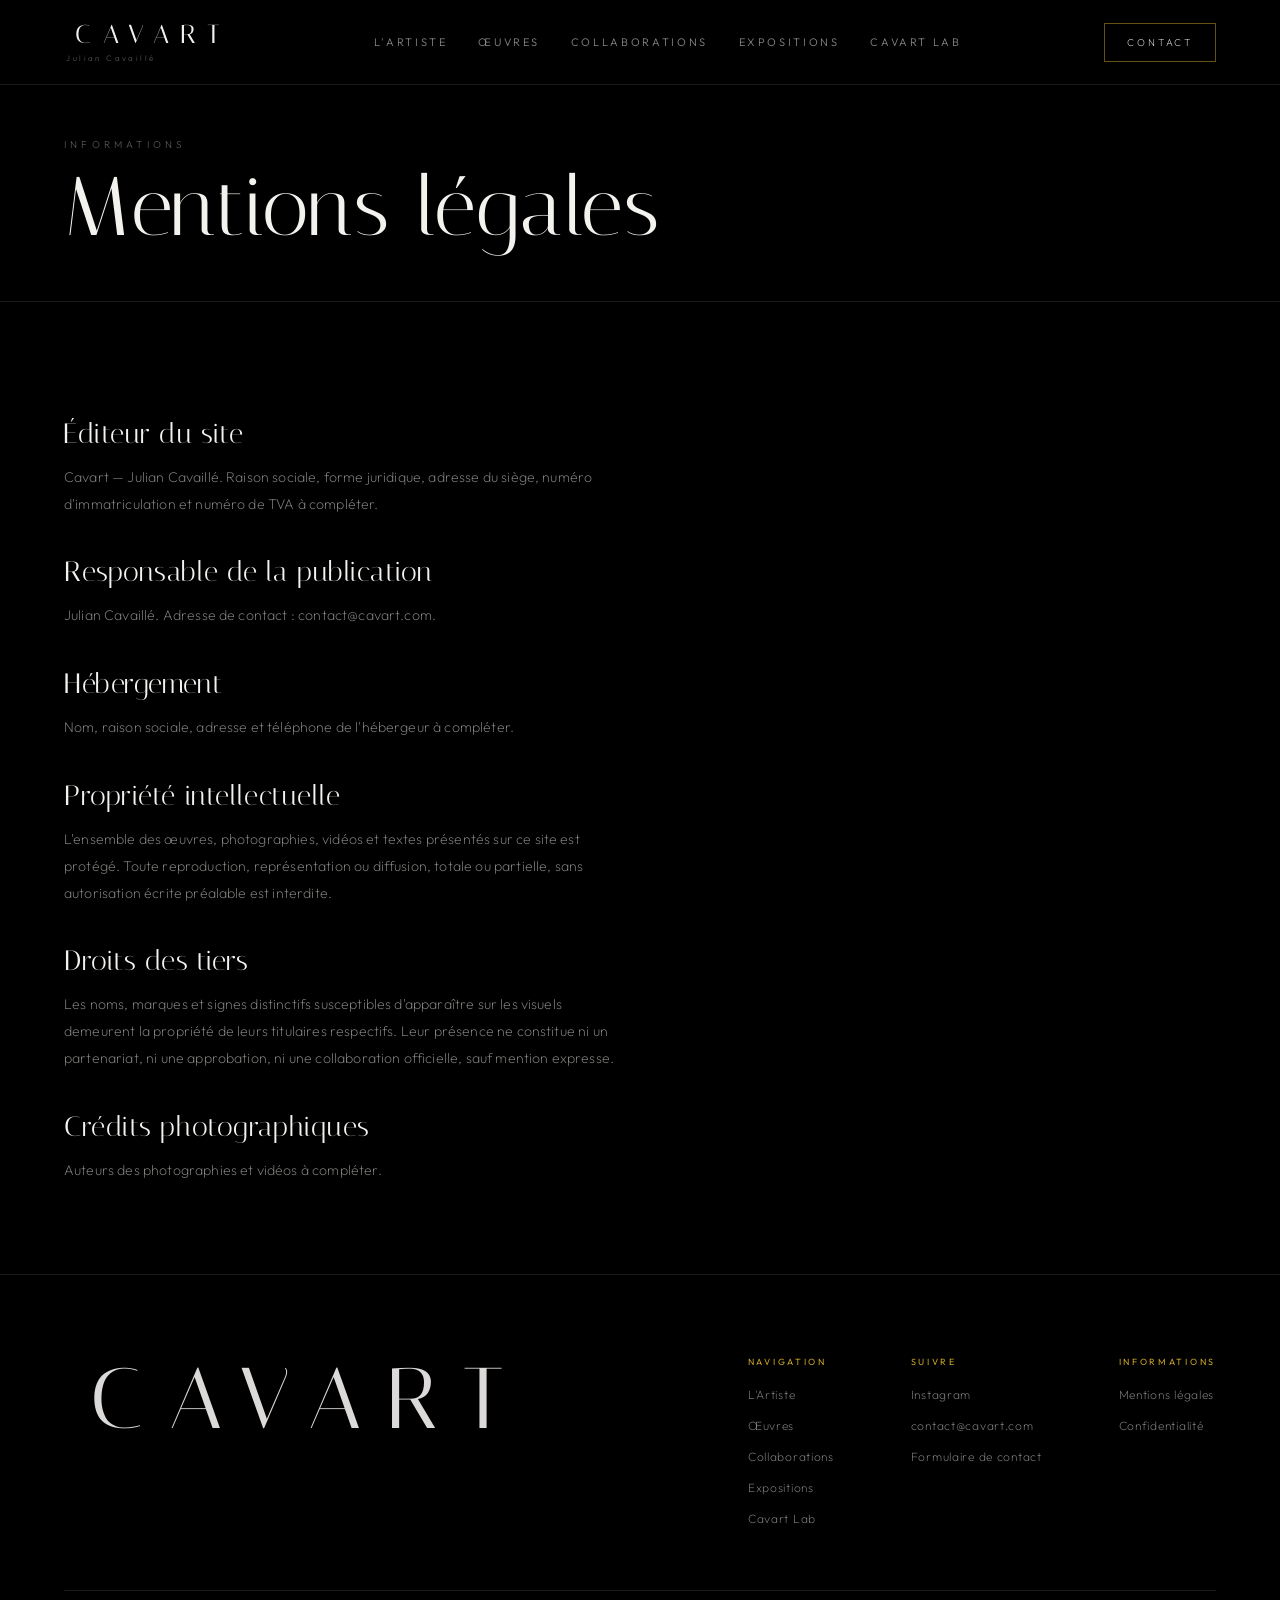
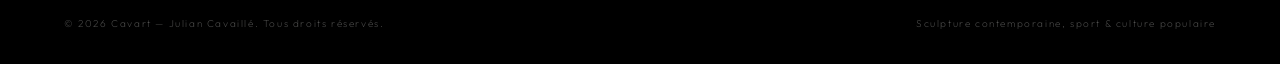
<file: mentions-legales.html>
<!DOCTYPE html>
<html lang="fr">
<head>
<meta charset="utf-8" />
<meta name="viewport" content="width=device-width, initial-scale=1, viewport-fit=cover" />
<title>Mentions légales | CAVART</title>
<meta name="description" content="Mentions légales du site Cavart." />
<meta name="theme-color" content="#000000" />
<link rel="canonical" href="https://www.cavart.com/mentions-legales.html" />

<meta property="og:type" content="website" />
<meta property="og:site_name" content="CAVART" />
<meta property="og:locale" content="fr_FR" />
<meta property="og:title" content="Mentions légales | CAVART" />
<meta property="og:description" content="Mentions légales du site Cavart." />
<meta property="og:url" content="https://www.cavart.com/mentions-legales.html" />
<meta name="twitter:card" content="summary_large_image" />

<link rel="preconnect" href="https://fonts.googleapis.com" />
<link rel="preconnect" href="https://fonts.gstatic.com" crossorigin />
<link href="https://fonts.googleapis.com/css2?family=Italiana&family=Outfit:wght@200;300;400;500&display=swap" rel="stylesheet" />
<link rel="stylesheet" href="assets/style.css" />
<link rel="icon" href="data:image/svg+xml,%3Csvg xmlns='http://www.w3.org/2000/svg' viewBox='0 0 100 100'%3E%3Crect width='100' height='100' fill='%23000'/%3E%3Ctext x='50' y='68' font-family='Georgia,serif' font-size='58' fill='%23c9a227' text-anchor='middle'%3EC%3C/text%3E%3C/svg%3E" />
</head>

<body class="inner">

<a class="skip-link" href="#contenu">Aller au contenu</a>

<div id="grain" aria-hidden="true"></div>
<div id="grid" aria-hidden="true">
  <div class="col"><span class="dot"></span></div>
  <div class="col"><span class="dot"></span></div>
  <div class="col"><span class="dot"></span></div>
  <div class="col"><span class="dot"></span></div>
  <div class="col"><span class="dot"></span></div>
</div>

<div class="cursor" id="cursor-ring" aria-hidden="true"></div>
<div class="cursor" id="cursor-dot" aria-hidden="true"></div>

<header class="site-header" id="site-header">
  <a class="brand" href="index.html">CAVART<small>Julian Cavaillé</small></a>

  <nav class="nav" id="nav" aria-label="Navigation principale">
    <a href="artiste.html">L'Artiste</a>
    <a href="oeuvres.html">Œuvres</a>
    <a href="collaborations.html">Collaborations</a>
    <a href="expositions.html">Expositions</a>
    <a href="lab.html">Cavart Lab</a>
  </nav>

  <div class="header-actions">
    <button class="btn-contact" data-open-modal><span>Contact</span></button>
    <button class="burger" id="burger" aria-label="Ouvrir le menu" aria-expanded="false"><i></i><i></i></button>
  </div>
</header>

<main id="contenu">
  <section class="page-head">
    <span class="eyebrow">Informations</span>
    <h1>Mentions légales</h1>
    <p class="lede"></p>
  </section>

  <section class="section">
    <div style="max-width:74ch">
      <h2 style="font-size:clamp(20px,2.4vw,28px); margin:38px 0 14px">Éditeur du site</h2>
      <p class="lede">Cavart — Julian Cavaillé. Raison sociale, forme juridique, adresse du siège, numéro d'immatriculation et numéro de TVA à compléter.</p>
      <h2 style="font-size:clamp(20px,2.4vw,28px); margin:38px 0 14px">Responsable de la publication</h2>
      <p class="lede">Julian Cavaillé. Adresse de contact : contact@cavart.com.</p>
      <h2 style="font-size:clamp(20px,2.4vw,28px); margin:38px 0 14px">Hébergement</h2>
      <p class="lede">Nom, raison sociale, adresse et téléphone de l'hébergeur à compléter.</p>
      <h2 style="font-size:clamp(20px,2.4vw,28px); margin:38px 0 14px">Propriété intellectuelle</h2>
      <p class="lede">L'ensemble des œuvres, photographies, vidéos et textes présentés sur ce site est protégé. Toute reproduction, représentation ou diffusion, totale ou partielle, sans autorisation écrite préalable est interdite.</p>
      <h2 style="font-size:clamp(20px,2.4vw,28px); margin:38px 0 14px">Droits des tiers</h2>
      <p class="lede">Les noms, marques et signes distinctifs susceptibles d'apparaître sur les visuels demeurent la propriété de leurs titulaires respectifs. Leur présence ne constitue ni un partenariat, ni une approbation, ni une collaboration officielle, sauf mention expresse.</p>
      <h2 style="font-size:clamp(20px,2.4vw,28px); margin:38px 0 14px">Crédits photographiques</h2>
      <p class="lede">Auteurs des photographies et vidéos à compléter.</p>
    </div>
  </section>
</main>

<footer class="site-footer">
  <div class="foot-top">
    <div class="foot-brand">CAVART</div>
    <div class="foot-cols">
      <div class="foot-col">
        <h4>Navigation</h4>
        <ul>
          <li><a href="artiste.html">L'Artiste</a></li>
          <li><a href="oeuvres.html">Œuvres</a></li>
          <li><a href="collaborations.html">Collaborations</a></li>
          <li><a href="expositions.html">Expositions</a></li>
          <li><a href="lab.html">Cavart Lab</a></li>
        </ul>
      </div>
      <div class="foot-col">
        <h4>Suivre</h4>
        <ul>
          <li><a href="https://www.instagram.com/cavart_artiste/" target="_blank" rel="noopener noreferrer">Instagram</a></li>
          <li><a href="mailto:contact@cavart.com">contact@cavart.com</a></li>
          <li><a href="contact.html">Formulaire de contact</a></li>
        </ul>
      </div>
      <div class="foot-col">
        <h4>Informations</h4>
        <ul>
          <li><a href="mentions-legales.html">Mentions légales</a></li>
          <li><a href="confidentialite.html">Confidentialité</a></li>
        </ul>
      </div>
    </div>
  </div>

  <div class="foot-bottom">
    <span>© <span id="year">2026</span> Cavart — Julian Cavaillé. Tous droits réservés.</span>
    <span>Sculpture contemporaine, sport &amp; culture populaire</span>
  </div>
</footer>

<div id="modal" role="dialog" aria-modal="true" aria-labelledby="modal-title" aria-hidden="true">
  <div class="modal-card">
    <button class="modal-close" id="modal-close" aria-label="Fermer">✕</button>
    <span class="eyebrow">Cavart — Studio</span>
    <h3 id="modal-title">Prendre contact</h3>
    <p class="lede" style="font-size:12.5px; margin:0 0 30px">Chaque message est lu par Julian.</p>

    <form data-contact novalidate data-endpoint="" data-mailto="contact@cavart.com">
      <div class="field">
        <label for="f-nom">Nom<span aria-hidden="true"> *</span></label>
        <input type="text" id="f-nom" name="nom" required autocomplete="name" placeholder="Votre nom" />
      </div>
      <div class="field">
        <label for="f-email">Adresse email<span aria-hidden="true"> *</span></label>
        <input type="email" id="f-email" name="email" required autocomplete="email" placeholder="vous@exemple.com" />
      </div>
      <div class="field">
        <label for="f-motif">Motif</label>
        <select id="f-motif" name="motif">
          <option value="Œuvre">Œuvre</option>
          <option value="Collaboration">Collaboration</option>
          <option value="Exposition">Exposition</option>
          <option value="Autre">Autre</option>
        </select>
      </div>
      <div class="field">
        <label for="f-tel">Téléphone (facultatif)</label>
        <input type="tel" id="f-tel" name="telephone" autocomplete="tel" placeholder="+33" />
      </div>
      <div class="field">
        <label for="f-message">Message<span aria-hidden="true"> *</span></label>
        <textarea id="f-message" name="message" required rows="4" placeholder="Votre message"></textarea>
      </div>

      <input class="hp" type="text" name="societe_web" tabindex="-1" autocomplete="off" aria-hidden="true" />

      <button type="submit" class="btn-submit">Envoyer</button>
      <p class="form-status" role="status" aria-live="polite"></p>
      <p class="consent">Les informations transmises servent uniquement à répondre à votre demande et ne font l'objet d'aucune communication à des tiers. Voir la <a href="confidentialite.html">politique de confidentialité</a>.</p>
    </form>
  </div>
</div>

<script src="assets/site.js"></script>

</body>
</html>
</file>
<file: assets/style.css>
/* =================================================================
   CAVART — Feuille de style partagée
   Une seule feuille pour toutes les pages du site.
   Modifier ici change l'apparence partout : n'y touchez que si vous
   voulez changer le design général.
   ================================================================= */

:root{
  --black:#000000;
  --ink:#050506;
  --smoke:#0b0b0d;
  --line:rgba(255,255,255,.10);
  --line-soft:rgba(255,255,255,.06);
  --white:#f4f2ef;
  --mute:rgba(244,242,239,.56);
  --faint:rgba(244,242,239,.34);
  --gold:#c9a227;
  --bronze:#8a6a3a;
  --glow:rgba(201,162,39,.55);

  --serif:'Italiana', 'Didot', Georgia, serif;
  --sans:'Outfit', 'Helvetica Neue', Arial, sans-serif;

  --pad:clamp(20px, 5vw, 72px);
  --ease:cubic-bezier(.22,.61,.36,1);
  --header-h:70px;
}

*,*::before,*::after{ box-sizing:border-box; }

html{
  scroll-behavior:smooth;
  -webkit-text-size-adjust:100%;
  /* clip et non hidden : ne crée pas de conteneur de défilement,
     donc ne casse pas le position:sticky du scrollytelling */
  overflow-x:clip;
}

body{
  margin:0;
  background:var(--black);
  color:var(--white);
  font-family:var(--sans);
  font-weight:200;
  letter-spacing:.01em;
  overflow-x:clip;
  -webkit-font-smoothing:antialiased;
  -moz-osx-font-smoothing:grayscale;
}

::selection{ background:rgba(201,162,39,.28); color:#fff; }

a{ color:inherit; text-decoration:none; }
img{ max-width:100%; display:block; }
button{ font:inherit; color:inherit; }

::-webkit-scrollbar{ width:8px; }
::-webkit-scrollbar-track{ background:#000; }
::-webkit-scrollbar-thumb{ background:rgba(201,162,39,.28); }
::-webkit-scrollbar-thumb:hover{ background:rgba(201,162,39,.5); }

:focus-visible{ outline:1px solid var(--gold); outline-offset:4px; }

.visually-hidden{
  position:absolute; width:1px; height:1px; padding:0; margin:-1px;
  overflow:hidden; clip:rect(0 0 0 0); white-space:nowrap; border:0;
}
.skip-link{
  position:absolute; left:-9999px; top:0; z-index:300;
  background:var(--gold); color:#000; padding:12px 20px; font-size:12px;
}
.skip-link:focus{ left:0; }

/* -----------------------------------------------------------------
   1. TYPOGRAPHIE
   ----------------------------------------------------------------- */
.eyebrow{
  font-size:10px; letter-spacing:.42em; text-transform:uppercase;
  color:var(--faint); font-weight:300; display:block;
}
.gold{ color:var(--gold); }

h1,h2,h3,h4{ font-family:var(--serif); font-weight:400; letter-spacing:.02em; margin:0; }

.lede{
  font-size:clamp(14px,1.1vw,16px); line-height:1.9;
  color:var(--mute); max-width:62ch;
}

/* -----------------------------------------------------------------
   2. GRAIN & DÉCOR
   ----------------------------------------------------------------- */
#grain{
  position:fixed; inset:0;
  z-index:1; pointer-events:none;
  opacity:.14; mix-blend-mode:overlay;
  background-image:url("data:image/svg+xml,%3Csvg xmlns='http://www.w3.org/2000/svg' width='180' height='180'%3E%3Cfilter id='n'%3E%3CfeTurbulence type='fractalNoise' baseFrequency='.85' numOctaves='3'/%3E%3C/filter%3E%3Crect width='180' height='180' filter='url(%23n)' opacity='.55'/%3E%3C/svg%3E");
  animation:grainShift 7s steps(6) infinite;
}
@keyframes grainShift{
  0%{background-position:0 0} 20%{background-position:-14px 8px}
  40%{background-position:10px -12px} 60%{background-position:-8px -6px}
  80%{background-position:12px 10px} 100%{background-position:0 0}
}

/* Grille éditoriale — 5 lignes verticales avec points dérivants */
#grid{ position:fixed; inset:0; z-index:2; pointer-events:none; }
#grid .col{
  position:absolute; top:0; bottom:0; width:1px;
  background:linear-gradient(to bottom,
    transparent 0%, rgba(255,255,255,.06) 14%,
    rgba(255,255,255,.06) 86%, transparent 100%);
}
#grid .col:nth-child(1){ left:10%; }
#grid .col:nth-child(2){ left:30%; }
#grid .col:nth-child(3){ left:50%; }
#grid .col:nth-child(4){ left:70%; }
#grid .col:nth-child(5){ left:90%; }
#grid .dot{
  position:absolute; left:50%; width:3px; height:3px;
  margin-left:-1.5px; border-radius:50%;
  background:var(--gold); box-shadow:0 0 10px 1px var(--glow);
  animation:drift linear infinite;
}
#grid .col:nth-child(1) .dot{ animation-duration:14s; animation-delay:-2s; }
#grid .col:nth-child(2) .dot{ animation-duration:19s; animation-delay:-9s; opacity:.6; }
#grid .col:nth-child(3) .dot{ animation-duration:11s; animation-delay:-5s; }
#grid .col:nth-child(4) .dot{ animation-duration:22s; animation-delay:-13s; opacity:.5; }
#grid .col:nth-child(5) .dot{ animation-duration:16s; animation-delay:-1s; opacity:.75; }
@keyframes drift{
  0%{ top:-6%; opacity:0; } 12%{ opacity:1; }
  88%{ opacity:1; } 100%{ top:106%; opacity:0; }
}

/* Curseur double anneau */
.cursor{
  position:fixed; top:0; left:0; z-index:200;
  pointer-events:none; border-radius:50%;
  mix-blend-mode:difference;
  opacity:0; transition:opacity .4s var(--ease);
}
body.has-cursor .cursor{ opacity:1; }
#cursor-dot{ width:5px; height:5px; background:var(--white); transform:translate(-50%,-50%); }
#cursor-ring{
  width:38px; height:38px; border:1px solid rgba(255,255,255,.55);
  transform:translate(-50%,-50%);
  transition:width .35s var(--ease), height .35s var(--ease),
             border-color .35s var(--ease), opacity .4s var(--ease);
}
body.cursor-active #cursor-ring{ width:70px; height:70px; border-color:var(--gold); }
body.cursor-active #cursor-dot{ opacity:.35; }

/* -----------------------------------------------------------------
   3. EN-TÊTE
   ----------------------------------------------------------------- */
.site-header{
  position:fixed; top:0; left:0; right:0; z-index:60;
  display:flex; align-items:center; justify-content:space-between;
  gap:24px; padding:22px var(--pad);
  border-bottom:1px solid transparent;
  transition:background .6s var(--ease), backdrop-filter .6s var(--ease),
             border-color .6s var(--ease), padding .6s var(--ease);
}
.site-header.is-solid{
  background:rgba(0,0,0,.66);
  backdrop-filter:blur(18px) saturate(120%);
  -webkit-backdrop-filter:blur(18px) saturate(120%);
  border-bottom-color:var(--line);
  padding-top:14px; padding-bottom:14px;
}
/* Sur les pages intérieures l'en-tête est opaque dès le départ */
body.inner .site-header{
  background:rgba(0,0,0,.72);
  backdrop-filter:blur(18px) saturate(120%);
  -webkit-backdrop-filter:blur(18px) saturate(120%);
  border-bottom-color:var(--line);
}

.brand{
  font-family:var(--serif); font-size:clamp(19px,2.1vw,26px);
  letter-spacing:.44em; text-indent:.44em; line-height:1; white-space:nowrap;
}
.brand small{
  display:block; font-family:var(--sans); font-size:8px;
  letter-spacing:.3em; text-indent:.3em;
  color:var(--faint); margin-top:6px; font-weight:300;
}

.nav{ display:flex; align-items:center; gap:clamp(16px,2.4vw,34px); }
.nav a{
  position:relative; font-size:11px; letter-spacing:.24em;
  text-transform:uppercase; color:var(--mute); font-weight:300;
  padding:6px 0; transition:color .4s var(--ease);
}
.nav a::after{
  content:''; position:absolute; left:0; bottom:0;
  width:100%; height:1px; background:var(--gold);
  transform:scaleX(0); transform-origin:right;
  transition:transform .45s var(--ease);
}
.nav a:hover, .nav a.is-current{ color:var(--white); }
.nav a:hover::after, .nav a.is-current::after{ transform:scaleX(1); transform-origin:left; }

.header-actions{ display:flex; align-items:center; gap:10px; }

.btn-contact{
  position:relative; overflow:hidden;
  border:1px solid rgba(201,162,39,.5); background:transparent; color:var(--white);
  font-size:10px; letter-spacing:.28em; text-transform:uppercase;
  padding:12px 22px; cursor:pointer; white-space:nowrap;
  transition:color .45s var(--ease), border-color .45s var(--ease);
}
.btn-contact::before{
  content:''; position:absolute; inset:0; background:var(--gold);
  transform:translateY(101%); transition:transform .5s var(--ease); z-index:0;
}
.btn-contact span{ position:relative; z-index:1; }
.btn-contact:hover{ border-color:var(--gold); color:#0a0a0a; }
.btn-contact:hover::before{ transform:translateY(0); }

.burger{
  display:none; width:44px; height:44px;
  background:none; border:1px solid var(--line); cursor:pointer; position:relative;
}
.burger i{
  position:absolute; left:12px; right:12px; height:1px;
  background:var(--white); transition:transform .4s var(--ease);
}
.burger i:nth-child(1){ top:17px; }
.burger i:nth-child(2){ bottom:17px; }
body.menu-open .burger i:nth-child(1){ transform:translateY(4.5px) rotate(45deg); }
body.menu-open .burger i:nth-child(2){ transform:translateY(-4.5px) rotate(-45deg); }

/* -----------------------------------------------------------------
   4. SECTIONS COURANTES
   ----------------------------------------------------------------- */
main{ position:relative; z-index:12; }

.section{ padding:clamp(60px,8.5vh,104px) var(--pad); position:relative; background:var(--black); }
.section + .section{ border-top:1px solid var(--line); }
.section-head{
  display:flex; align-items:baseline; gap:20px;
  margin-bottom:clamp(24px,3.4vh,40px); flex-wrap:wrap;
}
.section-head h2{ font-size:clamp(30px,4.6vw,62px); line-height:1.05; flex:1 1 auto; }
.section-head .num{ font-size:10px; letter-spacing:.34em; color:var(--gold); padding-top:8px; }
.section-intro{ margin:0 0 clamp(26px,3.6vh,44px); }

.section-link{
  display:inline-flex; align-items:center; gap:12px; margin-top:34px;
  font-size:10px; letter-spacing:.3em; text-transform:uppercase; color:var(--gold);
}
.section-link::after{
  content:''; width:44px; height:1px; background:var(--gold);
  transition:width .45s var(--ease);
}
.section-link:hover::after{ width:74px; }

/* En-tête de page intérieure.
   Fond opaque comme les sections : sans cela la grille verticale fixe
   traverse ce bloc puis s'arrête net contre la section suivante. */
.page-head{
  padding:calc(var(--header-h) + clamp(44px,7.5vh,86px)) var(--pad) clamp(28px,4vh,48px);
  border-bottom:1px solid var(--line);
  background:var(--black); position:relative;
}
/* La grille reste la signature de la séquence d'ouverture */
body.inner #grid{ display:none; }
.page-head h1{ font-size:clamp(38px,6.5vw,88px); line-height:1.02; margin:14px 0 16px; }
.page-head .lede{ max-width:64ch; }

/* Apparitions au défilement */
.reveal{
  opacity:0; transform:translateY(30px);
  transition:opacity 1s var(--ease), transform 1.1s var(--ease);
}
.reveal.is-in{ opacity:1; transform:none; }

/* -----------------------------------------------------------------
   5. MÉDIAS — images avec repli si le fichier n'est pas encore fourni
   ----------------------------------------------------------------- */
.media{
  position:relative; overflow:hidden; margin:0;
  background:
    radial-gradient(130% 100% at 28% 16%, rgba(201,162,39,.22), transparent 58%),
    radial-gradient(100% 90% at 82% 88%, rgba(138,106,58,.16), transparent 62%),
    linear-gradient(160deg, #1c1810 0%, #0d0d0f 52%, #050506 100%);
}
/* L'image reste invisible tant qu'elle n'a pas abouti : sans cela le
   navigateur affiche le texte alternatif en clair pendant le chargement,
   et l'icône de fichier cassé si le fichier manque. */
.media img{
  width:100%; height:100%; object-fit:cover; display:block;
  opacity:0; transition:transform 1.3s var(--ease), opacity .7s var(--ease);
}
.media img.is-loaded{ opacity:1; }

/* Emplacement en attente : le nom du fichier à déposer s'affiche.
   Placé en haut du cadre pour ne jamais recouvrir le texte des cartes,
   qui est ancré en bas. */
.media::after{
  content:attr(data-label);
  position:absolute; top:12px; left:12px; z-index:3;
  padding:6px 10px;
  background:rgba(0,0,0,.55); border:1px solid rgba(255,255,255,.08);
  font-size:8.5px; letter-spacing:.12em;
  color:rgba(244,242,239,.42);
  opacity:0; transition:opacity .4s var(--ease); pointer-events:none;
}
.media.is-empty::after{ opacity:1; }
.media.is-empty::before{
  content:''; position:absolute; inset:0; z-index:0;
  background:
    repeating-linear-gradient(135deg,
      rgba(255,255,255,.014) 0 12px, transparent 12px 24px);
}

/* -----------------------------------------------------------------
   6. GRILLES DE CONTENU
   ----------------------------------------------------------------- */
.grid{ display:grid; gap:clamp(14px,2vw,24px); }
.grid-2{ grid-template-columns:repeat(2,minmax(0,1fr)); }
.grid-3{ grid-template-columns:repeat(3,minmax(0,1fr)); }
.grid-auto{ grid-template-columns:repeat(auto-fit,minmax(min(100%,290px),1fr)); }

/* Carte œuvre / collaboration */
.card{
  position:relative; display:block; overflow:hidden;
  border:1px solid var(--line); background:#060607;
  text-align:left; font:inherit; color:inherit; cursor:pointer;
  transition:border-color .6s var(--ease);
  width:100%; padding:0;
}
.card:hover{ border-color:rgba(201,162,39,.42); }
.card .media{ aspect-ratio:3/4; }
.card.is-wide .media{ aspect-ratio:16/10; }
.card.is-hero .media{ aspect-ratio:16/11; }
.card:hover .media img{ transform:scale(1.05); }
.card .media::before{
  content:''; position:absolute; inset:0; z-index:1;
  background:linear-gradient(to top, rgba(0,0,0,.92) 0%, rgba(0,0,0,.25) 52%, transparent 100%);
}
.card .body{
  position:absolute; left:0; right:0; bottom:0; z-index:2;
  padding:24px;
}
.card .tag{
  display:inline-block; margin-bottom:12px;
  font-size:8.5px; letter-spacing:.28em; text-transform:uppercase;
  color:var(--gold); border:1px solid rgba(201,162,39,.36); padding:5px 10px;
}
.card h3{ font-size:clamp(20px,2.3vw,30px); line-height:1.12; margin-bottom:8px; }
.card p{ margin:0; font-size:12.5px; line-height:1.7; color:var(--mute); max-width:46ch; }
.card .more{
  display:inline-flex; align-items:center; gap:9px; margin-top:14px;
  font-size:9px; letter-spacing:.28em; text-transform:uppercase; color:var(--gold);
  opacity:0; transform:translateY(6px);
  transition:opacity .5s var(--ease), transform .5s var(--ease);
}
.card:hover .more, .card:focus-visible .more{ opacity:1; transform:none; }
.card .more::after{ content:''; width:26px; height:1px; background:var(--gold); }

/* Note éditoriale */
.note{
  margin-top:30px; padding:18px 22px;
  border-left:1px solid rgba(201,162,39,.4);
  font-size:11.5px; line-height:1.85; color:var(--faint); max-width:76ch;
}

/* -----------------------------------------------------------------
   7. PIED DE PAGE
   ----------------------------------------------------------------- */
.site-footer{
  position:relative; z-index:12;
  background:var(--black); border-top:1px solid var(--line);
  padding:clamp(56px,9vh,88px) var(--pad) 34px;
}
.foot-top{
  display:flex; justify-content:space-between; align-items:flex-start;
  gap:40px; flex-wrap:wrap; margin-bottom:52px;
}
.foot-brand{
  font-family:var(--serif); font-size:clamp(34px,7vw,86px);
  letter-spacing:.3em; text-indent:.3em; line-height:1; color:rgba(244,242,239,.9);
}
.foot-cols{ display:flex; gap:clamp(30px,6vw,80px); flex-wrap:wrap; }
.foot-col h4{
  font-size:9px; letter-spacing:.3em; text-transform:uppercase;
  color:var(--gold); margin:0 0 16px; font-weight:400; font-family:var(--sans);
}
.foot-col ul{ list-style:none; margin:0; padding:0; }
.foot-col li{ margin-bottom:11px; }
.foot-col a{ font-size:12px; color:var(--mute); letter-spacing:.06em; transition:color .4s var(--ease); }
.foot-col a:hover{ color:var(--gold); }
.foot-bottom{
  display:flex; justify-content:space-between; gap:20px; flex-wrap:wrap;
  padding-top:26px; border-top:1px solid var(--line);
  font-size:10px; letter-spacing:.16em; color:var(--faint);
}
.foot-bottom a:hover{ color:var(--gold); }
.foot-credit{
  margin:18px 0 0; max-width:78ch;
  font-size:9.5px; line-height:1.8; letter-spacing:.08em;
  color:rgba(244,242,239,.24);
}
.foot-credit a{ border-bottom:1px solid rgba(255,255,255,.14); }
.foot-credit a:hover{ color:var(--gold); }

/* -----------------------------------------------------------------
   8. FORMULAIRE & MODALE
   ----------------------------------------------------------------- */
.field{ margin-bottom:20px; text-align:left; }
.field label{
  display:block; font-size:9.5px; letter-spacing:.28em;
  text-transform:uppercase; color:var(--faint); margin-bottom:9px;
}
.field input, .field select, .field textarea{
  width:100%; background:transparent; color:var(--white);
  border:0; border-bottom:1px solid var(--line);
  padding:11px 0; font-family:var(--sans); font-size:14px; font-weight:200;
  border-radius:0; -webkit-appearance:none; appearance:none;
  transition:border-color .4s var(--ease);
}
.field select option{ background:#050506; color:var(--white); }
.field textarea{ resize:vertical; min-height:104px; line-height:1.7; }
.field input:focus, .field select:focus, .field textarea:focus{
  outline:none; border-bottom-color:var(--gold);
}
.field input::placeholder, .field textarea::placeholder{ color:rgba(244,242,239,.22); }
.hp{ position:absolute; left:-9999px; width:1px; height:1px; opacity:0; }
.consent{ font-size:10.5px; line-height:1.8; color:var(--faint); margin:22px 0 0; }
.consent a{ border-bottom:1px solid var(--line); }
.form-status{
  margin-top:18px; font-size:11.5px; letter-spacing:.08em; line-height:1.7;
  color:var(--gold); min-height:1.2em;
}
.btn-submit{
  width:100%; margin-top:26px; padding:18px;
  background:transparent; border:1px solid var(--gold); color:var(--gold);
  font-size:11px; letter-spacing:.3em; text-transform:uppercase; cursor:pointer;
  transition:background .5s var(--ease), color .5s var(--ease);
}
.btn-submit:hover{ background:var(--gold); color:#0a0a0a; }

.btn-major{
  display:inline-block;
  border:1px solid var(--gold); background:transparent; color:var(--gold);
  font-size:11px; letter-spacing:.3em; text-transform:uppercase;
  padding:19px 42px; cursor:pointer;
  transition:background .5s var(--ease), color .5s var(--ease);
}
.btn-major:hover{ background:var(--gold); color:#0a0a0a; }

.mail-link{
  font-family:var(--serif); font-size:clamp(18px,2.4vw,26px);
  letter-spacing:.06em; border-bottom:1px solid var(--line);
  padding-bottom:5px; transition:border-color .5s var(--ease);
}
.mail-link:hover{ border-color:var(--gold); }

#modal{
  position:fixed; inset:0; z-index:150;
  display:flex; align-items:center; justify-content:center; padding:var(--pad);
  background:rgba(0,0,0,.86);
  backdrop-filter:blur(14px); -webkit-backdrop-filter:blur(14px);
  opacity:0; visibility:hidden;
  transition:opacity .6s var(--ease), visibility .6s;
}
#modal.is-open{ opacity:1; visibility:visible; }
.modal-card{
  width:min(560px,100%); max-height:88vh; overflow-y:auto;
  background:#050506; border:1px solid var(--line);
  padding:clamp(26px,4vw,48px);
  transform:translateY(26px); transition:transform .7s var(--ease);
}
#modal.is-open .modal-card{ transform:none; }
.modal-card h3{ font-size:clamp(26px,3.4vw,38px); margin:14px 0 10px; }
.modal-close{
  float:right; background:none; border:1px solid var(--line);
  width:38px; height:38px; cursor:pointer; color:var(--mute);
  font-size:15px; line-height:1;
  transition:color .4s var(--ease), border-color .4s var(--ease);
}
.modal-close:hover{ color:var(--gold); border-color:rgba(201,162,39,.45); }

/* -----------------------------------------------------------------
   9. RESPONSIVE
   ----------------------------------------------------------------- */
@media (max-width:1024px){
  .grid-3{ grid-template-columns:repeat(2,minmax(0,1fr)); }
}

@media (max-width:768px){
  :root{ --pad:20px; --header-h:62px; }

  .cursor{ display:none !important; }

  .site-header{ padding:16px 20px; }
  body.inner .site-header, .site-header.is-solid{ padding:14px 20px; }
  .brand{ font-size:16px; letter-spacing:.34em; text-indent:.34em; }
  .brand small{ display:none; }
  .burger{ display:block; }
  .btn-contact{ padding:10px 15px; font-size:9px; letter-spacing:.2em; }

  /* L'en-tête porte un backdrop-filter : il devient le bloc conteneur des
     descendants position:fixed. L'overlay est donc en absolute depuis
     l'origine de l'en-tête, qui coïncide avec celle du viewport. */
  .nav{
    position:absolute; top:0; left:0; z-index:0;
    width:100vw; height:100vh; height:100dvh;
    flex-direction:column; justify-content:center; gap:26px;
    background:#000; opacity:0; visibility:hidden;
    transition:opacity .5s var(--ease), visibility .5s;
  }
  body.menu-open .nav{ opacity:1; visibility:visible; }
  .nav a{ font-size:15px; letter-spacing:.3em; color:var(--white); }
  .brand, .header-actions{ position:relative; z-index:1; }

  #grid .col:nth-child(2), #grid .col:nth-child(4){ display:none; }

  .section{ padding:48px 20px; }
  .section-head h2{ font-size:clamp(27px,8.4vw,38px); }
  .page-head h1{ font-size:clamp(32px,10vw,46px); }
  .lede, .section-intro{ font-size:13.5px; line-height:1.85; }

  .grid-2, .grid-3, .grid-auto{ grid-template-columns:1fr; }
  .card .media, .card.is-wide .media, .card.is-hero .media{ aspect-ratio:4/5; }
  .card .body{ padding:20px; }

  .foot-brand{ letter-spacing:.22em; text-indent:.22em; }
  .foot-cols{ gap:30px; }
  .btn-major{ width:100%; text-align:center; padding:17px 20px; }
}

@media (hover:none){ .cursor{ display:none !important; } }

@media (prefers-reduced-motion:reduce){
  html{ scroll-behavior:auto; }
  *,*::before,*::after{
    animation-duration:.001ms !important; animation-iteration-count:1 !important;
    transition-duration:.001ms !important;
  }
  #grid .dot{ display:none; }
  .reveal{ opacity:1; transform:none; }
}
</file>
